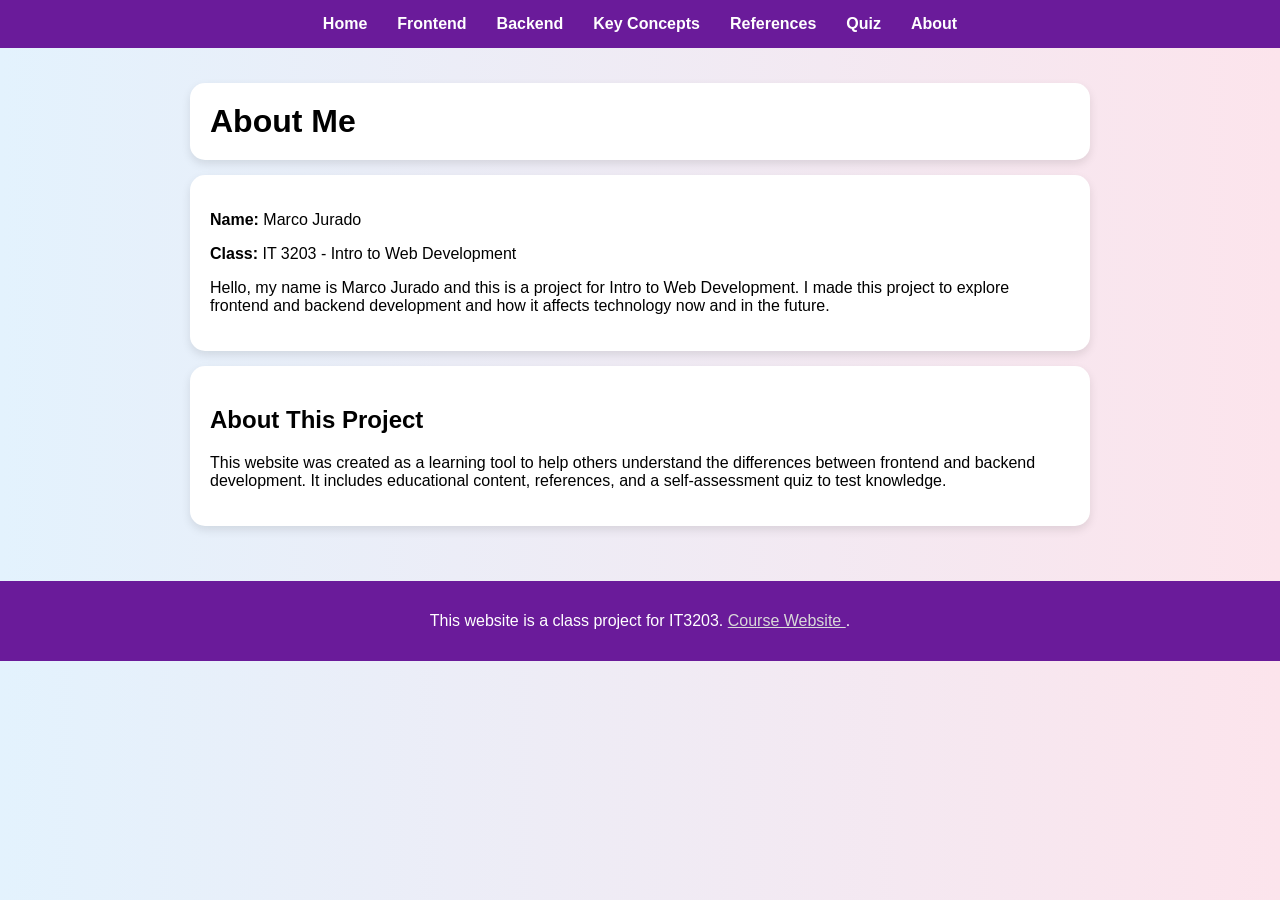
<file: about.html>
<!DOCTYPE html>
<html lang="en">
<head>
  <meta charset="UTF-8">
  <title>About</title>
  <link rel="stylesheet" href="style.css">
  <meta name="viewport" content="width=device-width, initial-scale=1.0">
</head>

<body>

<nav>
  <ul>
    <li><a href="index.html">Home</a></li>
    <li><a href="frontend.html">Frontend</a></li>
    <li><a href="backend.html">Backend</a></li>
    <li><a href="concepts.html">Key Concepts</a></li>
    <li><a href="references.html">References</a></li>
    <li><a href="quiz.html">Quiz</a></li>
    <li><a href="about.html">About</a></li>
  </ul>
</nav>

<main class="container">

<h1>About Me</h1>

<section>
<p><strong>Name:</strong> Marco Jurado</p>
<p><strong>Class:</strong> IT 3203 - Intro to Web Development</p>
<p>
  Hello, my name is Marco Jurado and this is a project for Intro to Web Development. 
  I made this project to explore frontend and backend development and how it affects 
  technology now and in the future.
</p>
</section>

<section>
<h2>About This Project</h2>
<p>
  This website was created as a learning tool to help others understand the differences
  between frontend and backend development. It includes educational content, references,
  and a self-assessment quiz to test knowledge.
</p>
</section>


</main>

<footer>
  <p>This website is a class project for IT3203. 
    <a href="https://ksuweb.github.io/IT3203/" target="_blank" style="color:#d9d9d9; text-decoration:underline;">
      Course Website
    </a>.
  </p>
</footer>

</body>
</html>
</file>
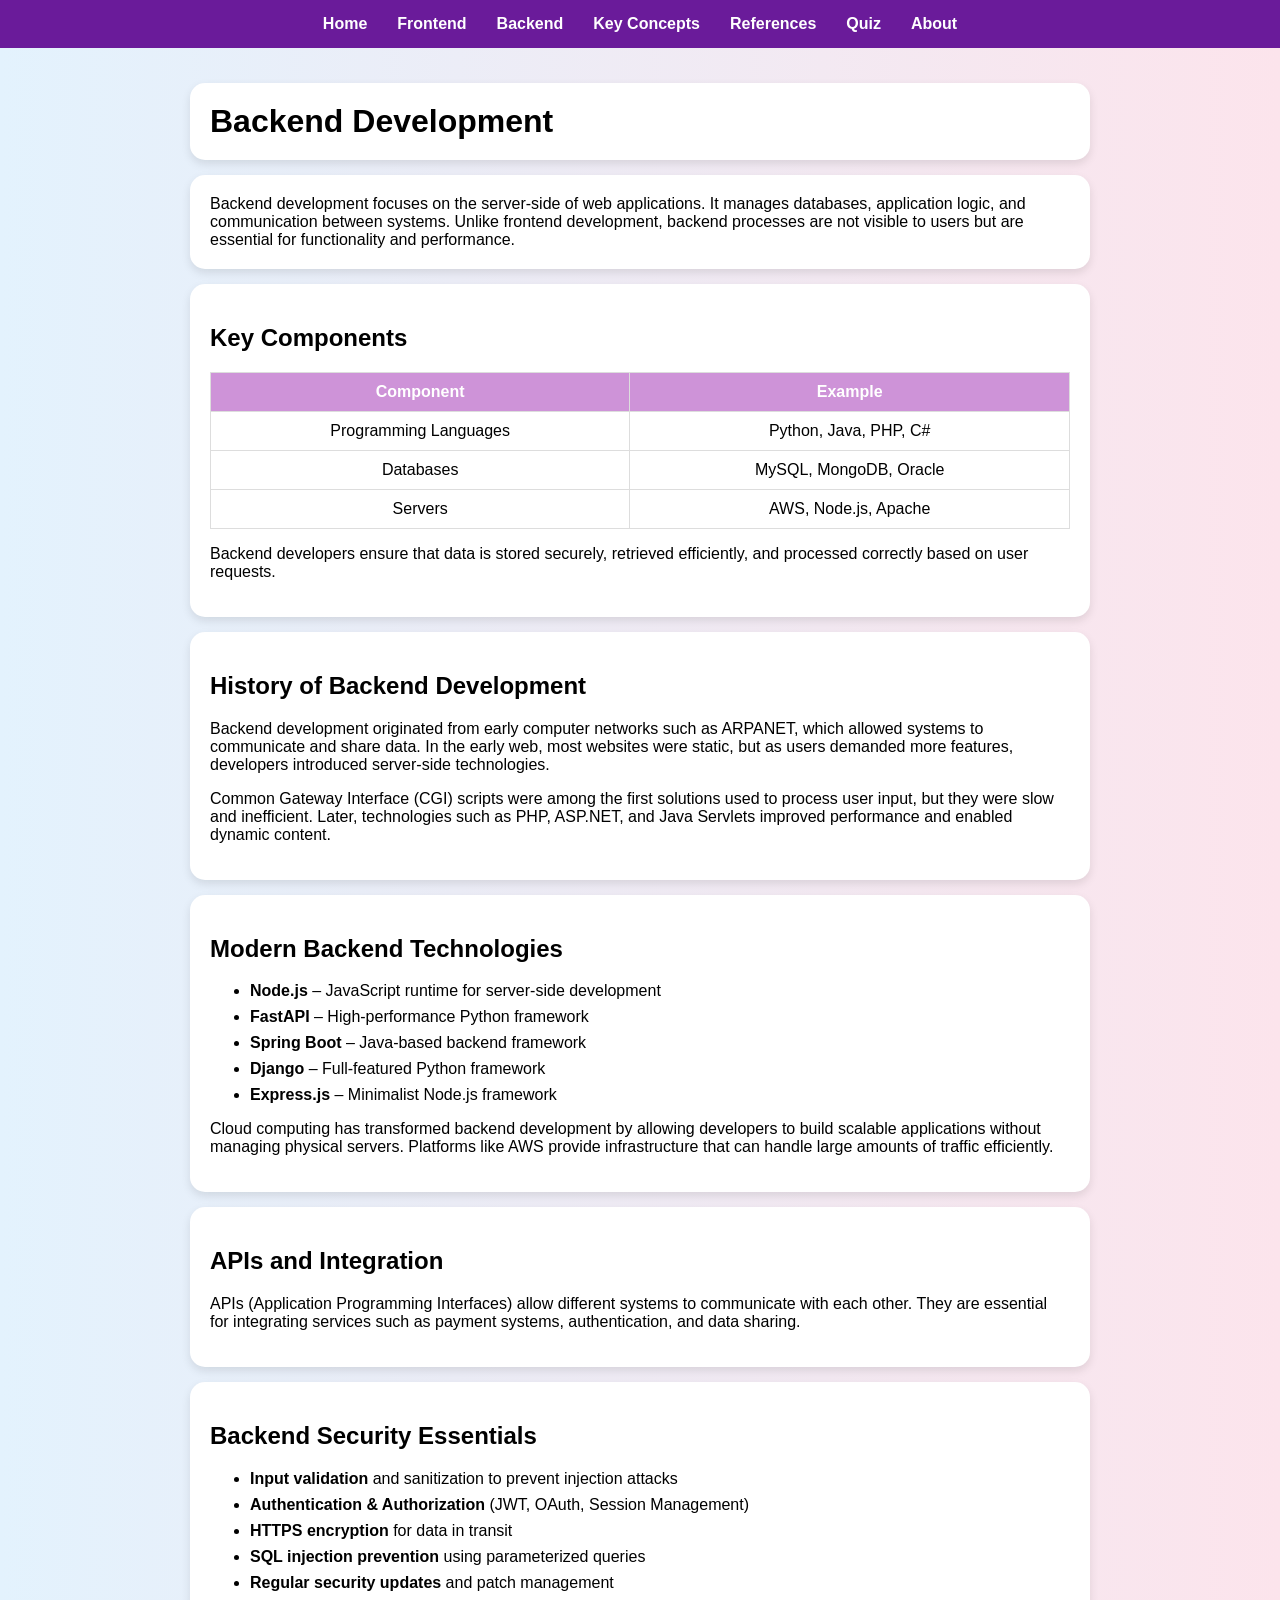
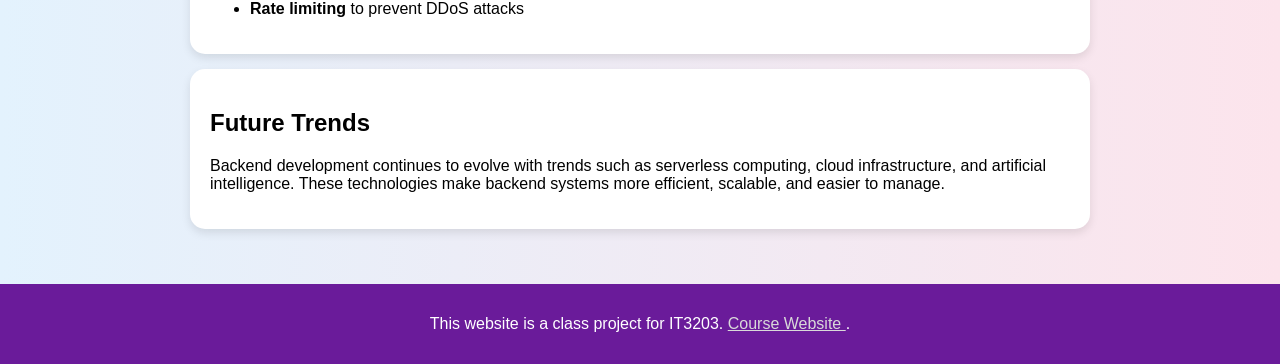
<file: backend.html>
<!DOCTYPE html>
<html lang="en">
<head>
  <meta charset="UTF-8">
  <title>Backend Development</title>
  <link rel="stylesheet" href="style.css">
  <meta name="viewport" content="width=device-width, initial-scale=1.0">
</head>

<body>

<nav>
  <ul>
    <li><a href="index.html">Home</a></li>
    <li><a href="frontend.html">Frontend</a></li>
    <li><a href="backend.html">Backend</a></li>
    <li><a href="concepts.html">Key Concepts</a></li>
    <li><a href="references.html">References</a></li>
    <li><a href="quiz.html">Quiz</a></li>
    <li><a href="about.html">About</a></li>
  </ul>
</nav>

<main class="container">

<h1>Backend Development</h1>

<p>
  Backend development focuses on the server-side of web applications. It manages databases, application logic, 
  and communication between systems. Unlike frontend development, backend processes are not visible to users 
  but are essential for functionality and performance.
</p>

<section>
<h2>Key Components</h2>

<table>
  <tr>
    <th>Component</th>
    <th>Example</th>
  </tr>
  <tr>
    <td>Programming Languages</td>
    <td>Python, Java, PHP, C#</td>
  </tr>
  <tr>
    <td>Databases</td>
    <td>MySQL, MongoDB, Oracle</td>
  </tr>
  <tr>
    <td>Servers</td>
    <td>AWS, Node.js, Apache</td>
  </tr>
</table>

<p>
  Backend developers ensure that data is stored securely, retrieved efficiently, and processed correctly 
  based on user requests.
</p>
</section>

<section>
<h2>History of Backend Development</h2>

<p>
  Backend development originated from early computer networks such as ARPANET, which allowed systems to 
  communicate and share data. In the early web, most websites were static, but as users demanded more features, 
  developers introduced server-side technologies.
</p>

<p>
  Common Gateway Interface (CGI) scripts were among the first solutions used to process user input, but they were 
  slow and inefficient. Later, technologies such as PHP, ASP.NET, and Java Servlets improved performance and 
  enabled dynamic content.
</p>
</section>

<section>
<h2>Modern Backend Technologies</h2>

<ul>
  <li><strong>Node.js</strong> – JavaScript runtime for server-side development</li>
  <li><strong>FastAPI</strong> – High-performance Python framework</li>
  <li><strong>Spring Boot</strong> – Java-based backend framework</li>
  <li><strong>Django</strong> – Full-featured Python framework</li>
  <li><strong>Express.js</strong> – Minimalist Node.js framework</li>
</ul>

<p>
  Cloud computing has transformed backend development by allowing developers to build scalable applications 
  without managing physical servers. Platforms like AWS provide infrastructure that can handle large amounts 
  of traffic efficiently.
</p>
</section>

<section>
<h2>APIs and Integration</h2>

<p>
  APIs (Application Programming Interfaces) allow different systems to communicate with each other. 
  They are essential for integrating services such as payment systems, authentication, and data sharing.
</p>
</section>

<section>
<h2>Backend Security Essentials</h2>
<ul>
  <li><strong>Input validation</strong> and sanitization to prevent injection attacks</li>
  <li><strong>Authentication & Authorization</strong> (JWT, OAuth, Session Management)</li>
  <li><strong>HTTPS encryption</strong> for data in transit</li>
  <li><strong>SQL injection prevention</strong> using parameterized queries</li>
  <li><strong>Regular security updates</strong> and patch management</li>
  <li><strong>Rate limiting</strong> to prevent DDoS attacks</li>
</ul>
</section>

<section>
<h2>Future Trends</h2>

<p>
  Backend development continues to evolve with trends such as serverless computing, cloud infrastructure, 
  and artificial intelligence. These technologies make backend systems more efficient, scalable, and easier to manage.
</p>
</section>

</main>

<footer>
  <p>This website is a class project for IT3203. 
    <a href="https://ksuweb.github.io/IT3203/" target="_blank" style="color:#d9d9d9; text-decoration:underline;">
      Course Website
    </a>.
  </p>
</footer>

</body>
</html>
</file>
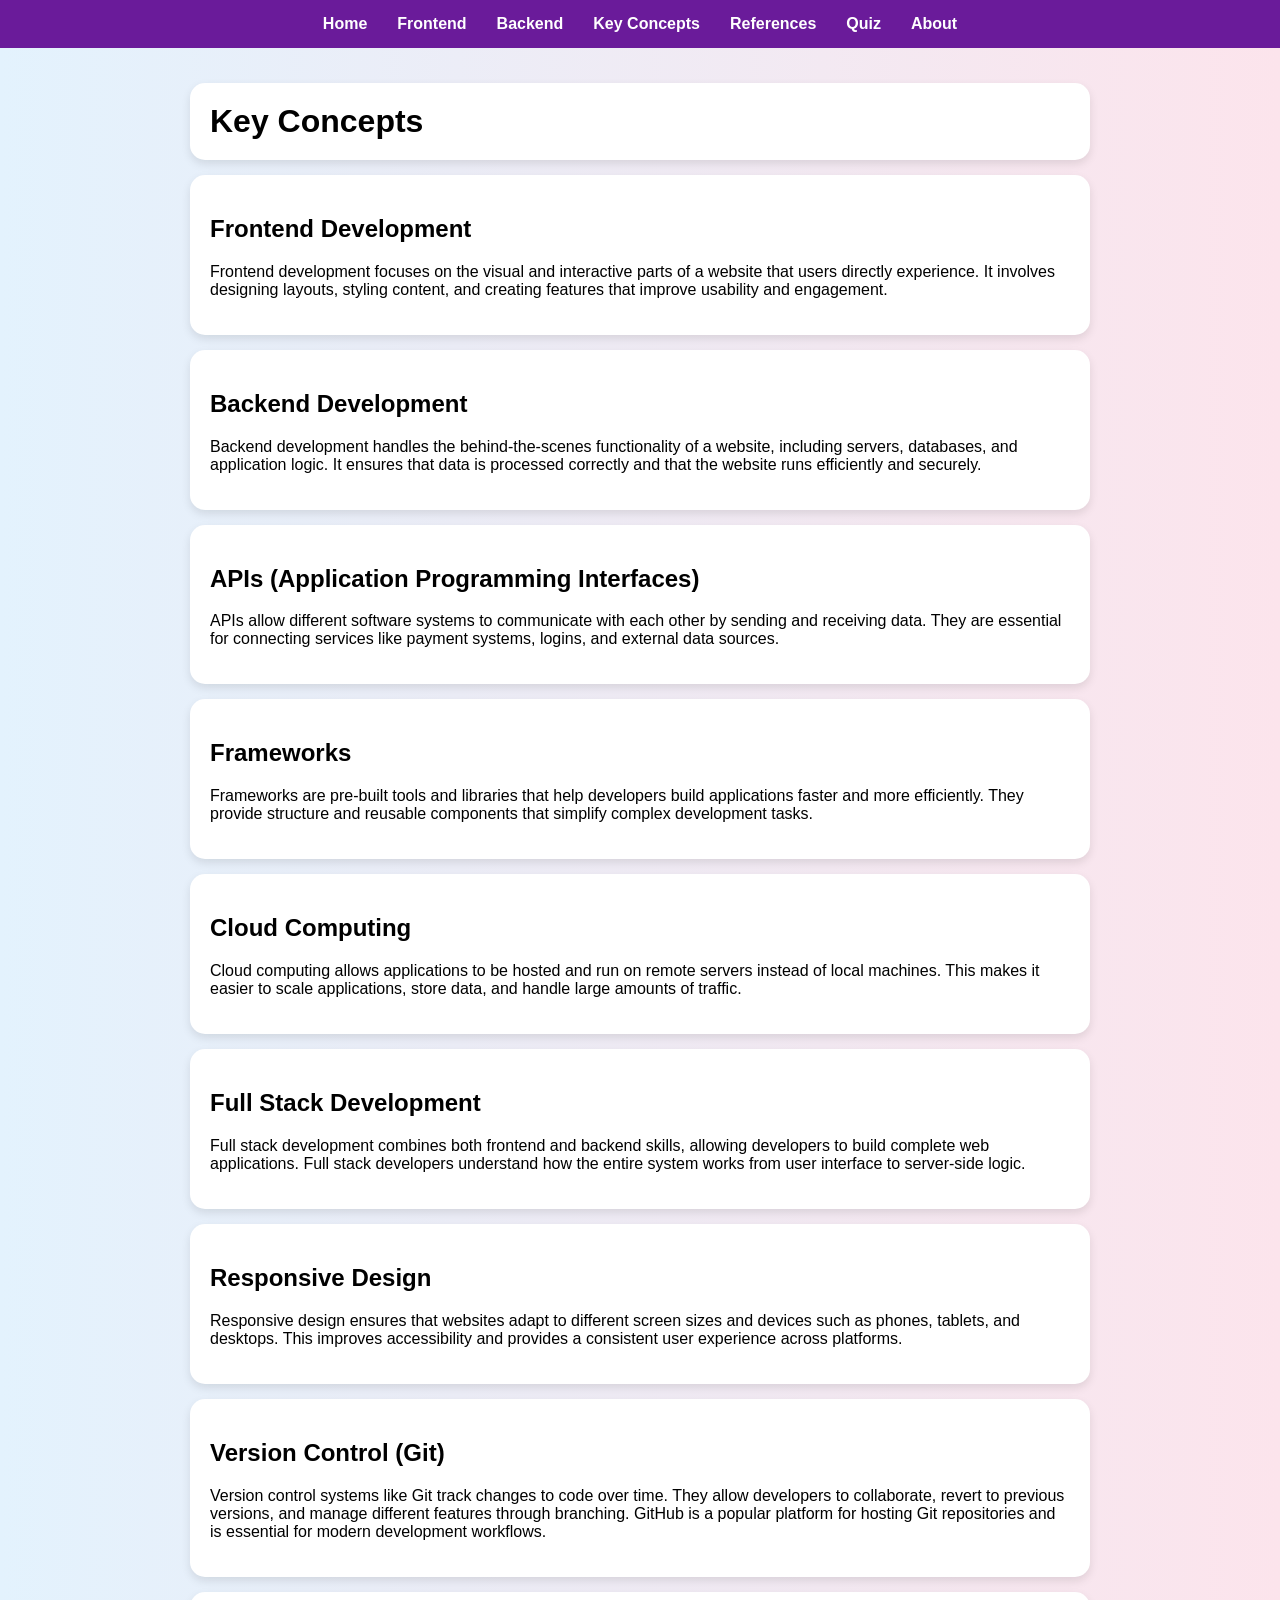
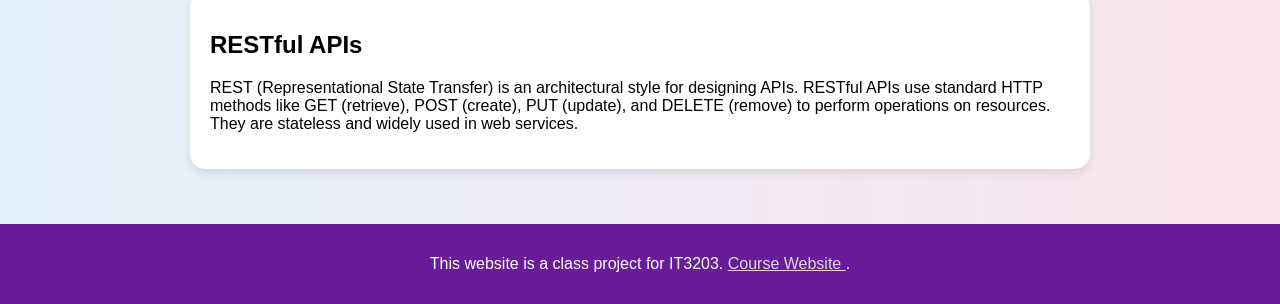
<file: concepts.html>
<!DOCTYPE html>
<html lang="en">
<head>
  <meta charset="UTF-8">
  <title>Key Concepts</title>
  <link rel="stylesheet" href="style.css">
  <meta name="viewport" content="width=device-width, initial-scale=1.0">
</head>

<body>

<nav>
  <ul>
    <li><a href="index.html">Home</a></li>
    <li><a href="frontend.html">Frontend</a></li>
    <li><a href="backend.html">Backend</a></li>
    <li><a href="concepts.html">Key Concepts</a></li>
    <li><a href="references.html">References</a></li>
    <li><a href="quiz.html">Quiz</a></li>
    <li><a href="about.html">About</a></li>
  </ul>
</nav>

<main class="container">

<h1>Key Concepts</h1>

<section>
<h2>Frontend Development</h2>
<p>
  Frontend development focuses on the visual and interactive parts of a website that users directly experience. 
  It involves designing layouts, styling content, and creating features that improve usability and engagement.
</p>
</section>

<section>
<h2>Backend Development</h2>
<p>
  Backend development handles the behind-the-scenes functionality of a website, including servers, databases, 
  and application logic. It ensures that data is processed correctly and that the website runs efficiently and securely.
</p>
</section>

<section>
<h2>APIs (Application Programming Interfaces)</h2>
<p>
  APIs allow different software systems to communicate with each other by sending and receiving data. 
  They are essential for connecting services like payment systems, logins, and external data sources.
</p>
</section>

<section>
<h2>Frameworks</h2>
<p>
  Frameworks are pre-built tools and libraries that help developers build applications faster and more efficiently. 
  They provide structure and reusable components that simplify complex development tasks.
</p>
</section>

<section>
<h2>Cloud Computing</h2>
<p>
  Cloud computing allows applications to be hosted and run on remote servers instead of local machines. 
  This makes it easier to scale applications, store data, and handle large amounts of traffic.
</p>
</section>

<section>
<h2>Full Stack Development</h2>
<p>
  Full stack development combines both frontend and backend skills, allowing developers to build complete web applications. 
  Full stack developers understand how the entire system works from user interface to server-side logic.
</p>
</section>

<section>
<h2>Responsive Design</h2>
<p>
  Responsive design ensures that websites adapt to different screen sizes and devices such as phones, tablets, and desktops. 
  This improves accessibility and provides a consistent user experience across platforms.
</p>
</section>

<section>
<h2>Version Control (Git)</h2>
<p>
  Version control systems like Git track changes to code over time. They allow developers to collaborate,
  revert to previous versions, and manage different features through branching. GitHub is a popular
  platform for hosting Git repositories and is essential for modern development workflows.
</p>
</section>

<section>
<h2>RESTful APIs</h2>
<p>
  REST (Representational State Transfer) is an architectural style for designing APIs. RESTful APIs use
  standard HTTP methods like GET (retrieve), POST (create), PUT (update), and DELETE (remove) to perform 
  operations on resources. They are stateless and widely used in web services.
</p>
</section>

</main>

<footer>
  <p>This website is a class project for IT3203. 
    <a href="https://ksuweb.github.io/IT3203/" target="_blank" style="color:#d9d9d9; text-decoration:underline;">
      Course Website
    </a>.
  </p>
</footer>

</body>
</html>
</file>
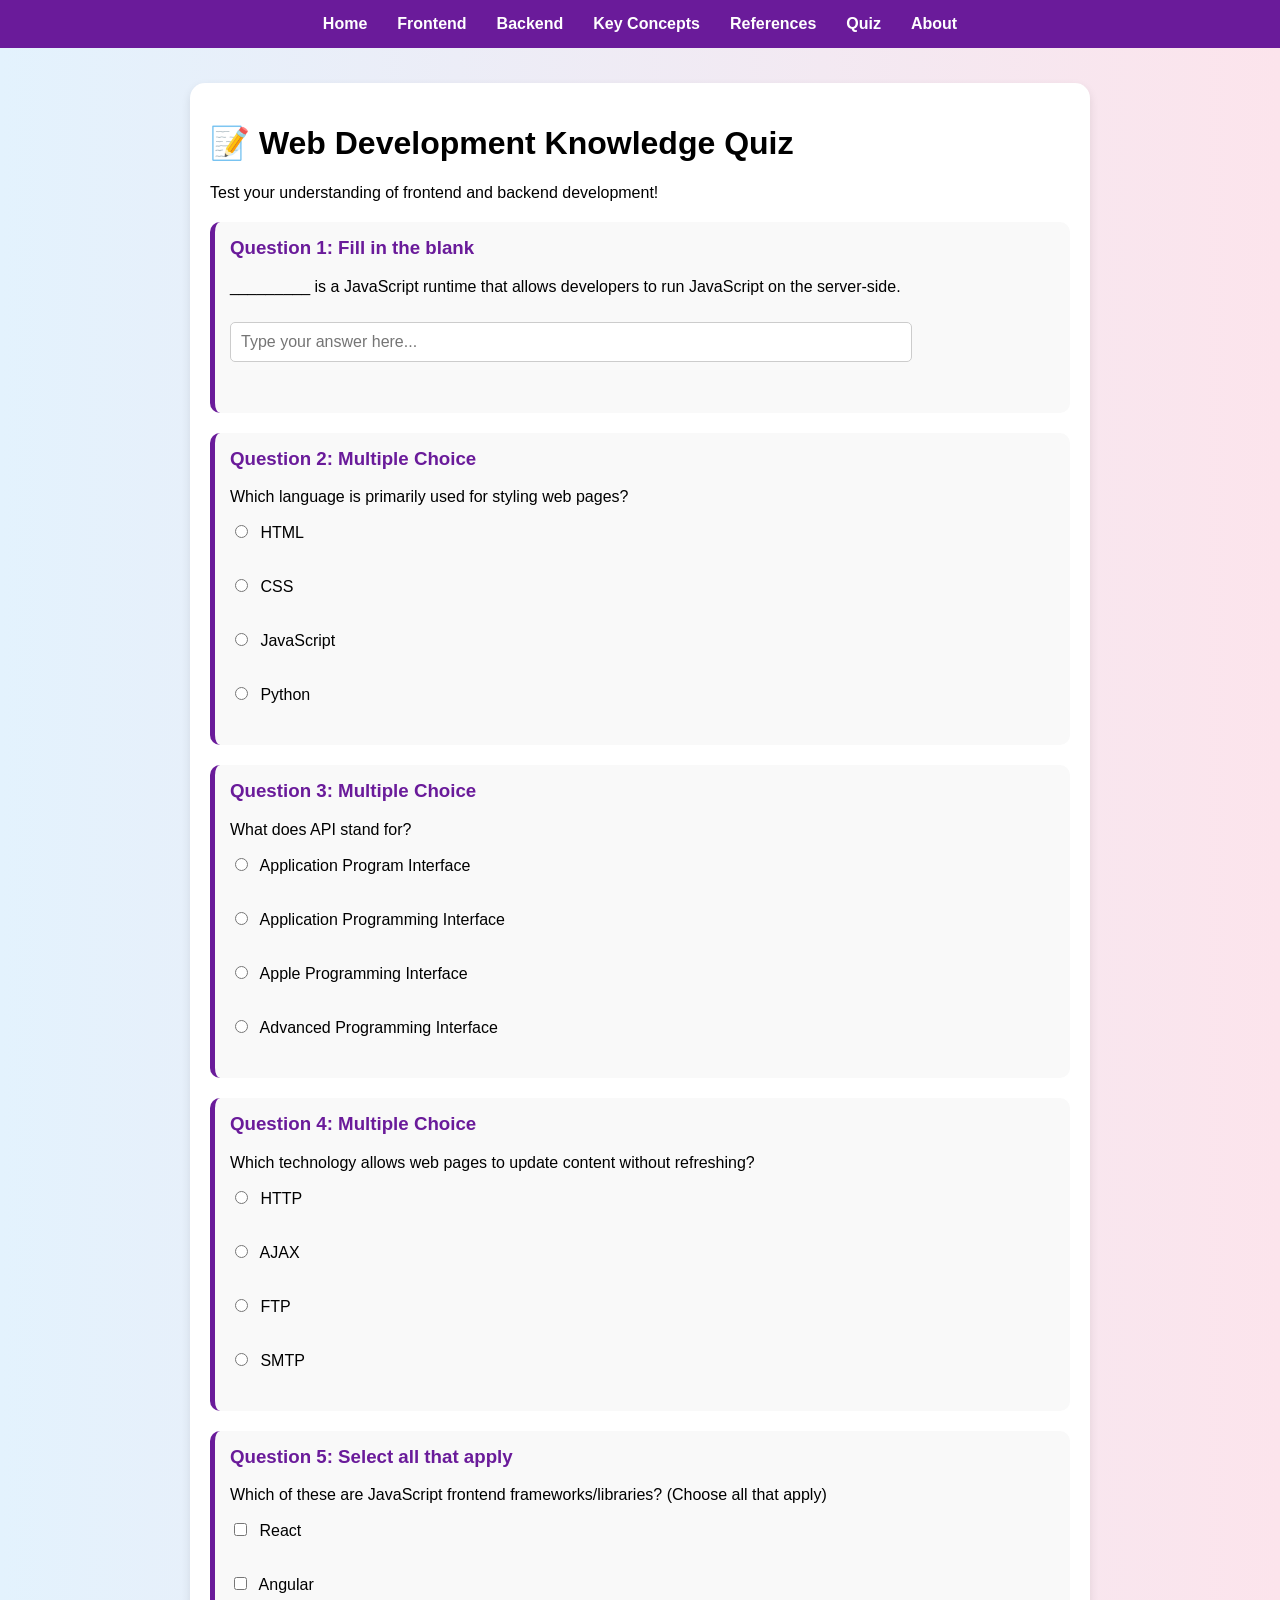
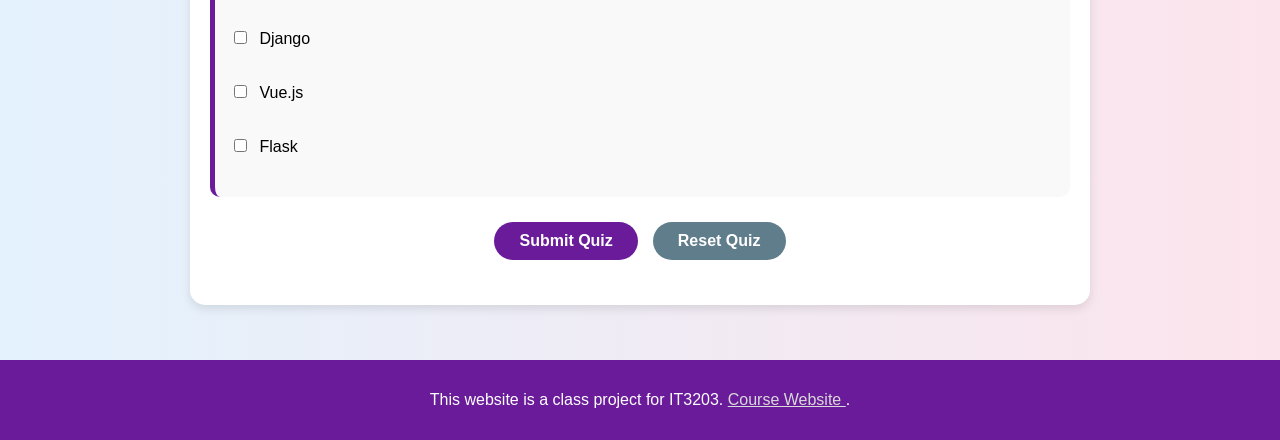
<file: deepseek_html_20260422_61e4cc.html>
<!DOCTYPE html>
<html lang="en">
<head>
  <meta charset="UTF-8">
  <title>Web Development Quiz</title>
  <link rel="stylesheet" href="style.css">
  <meta name="viewport" content="width=device-width, initial-scale=1.0">
</head>
<body>

<nav>
  <ul>
    <li><a href="index.html">Home</a></li>
    <li><a href="frontend.html">Frontend</a></li>
    <li><a href="backend.html">Backend</a></li>
    <li><a href="concepts.html">Key Concepts</a></li>
    <li><a href="references.html">References</a></li>
    <li><a href="quiz.html">Quiz</a></li>
    <li><a href="about.html">About</a></li>
  </ul>
</nav>

<div class="container">
  <div class="quiz-wrapper">
    <h1>📝 Web Development Knowledge Quiz</h1>
    <p>Test your understanding of frontend and backend development!</p>

    <!-- Quiz Form -->
    <form id="quizForm">
      <!-- Question 1: Fill-in-the-blank -->
      <div class="quiz-question">
        <h3>Question 1: Fill in the blank</h3>
        <p>_________ is a JavaScript runtime that allows developers to run JavaScript on the server-side.</p>
        <input type="text" id="q1" class="quiz-input" placeholder="Type your answer here...">
        <div class="quiz-feedback" id="fb1"></div>
      </div>

      <!-- Question 2: Multiple Choice -->
      <div class="quiz-question">
        <h3>Question 2: Multiple Choice</h3>
        <p>Which language is primarily used for styling web pages?</p>
        <label><input type="radio" name="q2" value="html"> HTML</label><br>
        <label><input type="radio" name="q2" value="css"> CSS</label><br>
        <label><input type="radio" name="q2" value="js"> JavaScript</label><br>
        <label><input type="radio" name="q2" value="py"> Python</label>
        <div class="quiz-feedback" id="fb2"></div>
      </div>

      <!-- Question 3: Multiple Choice -->
      <div class="quiz-question">
        <h3>Question 3: Multiple Choice</h3>
        <p>What does API stand for?</p>
        <label><input type="radio" name="q3" value="wrong1"> Application Program Interface</label><br>
        <label><input type="radio" name="q3" value="correct"> Application Programming Interface</label><br>
        <label><input type="radio" name="q3" value="wrong2"> Apple Programming Interface</label><br>
        <label><input type="radio" name="q3" value="wrong3"> Advanced Programming Interface</label>
        <div class="quiz-feedback" id="fb3"></div>
      </div>

      <!-- Question 4: Multiple Choice -->
      <div class="quiz-question">
        <h3>Question 4: Multiple Choice</h3>
        <p>Which technology allows web pages to update content without refreshing?</p>
        <label><input type="radio" name="q4" value="http"> HTTP</label><br>
        <label><input type="radio" name="q4" value="correct"> AJAX</label><br>
        <label><input type="radio" name="q4" value="ftp"> FTP</label><br>
        <label><input type="radio" name="q4" value="smtp"> SMTP</label>
        <div class="quiz-feedback" id="fb4"></div>
      </div>

      <!-- Question 5: Multi-selection (Checkboxes) -->
      <div class="quiz-question">
        <h3>Question 5: Select all that apply</h3>
        <p>Which of these are JavaScript frontend frameworks/libraries? (Choose all that apply)</p>
        <label><input type="checkbox" name="q5" value="react"> React</label><br>
        <label><input type="checkbox" name="q5" value="angular"> Angular</label><br>
        <label><input type="checkbox" name="q5" value="django"> Django</label><br>
        <label><input type="checkbox" name="q5" value="vue"> Vue.js</label><br>
        <label><input type="checkbox" name="q5" value="flask"> Flask</label>
        <div class="quiz-feedback" id="fb5"></div>
      </div>

      <!-- Buttons -->
      <div class="quiz-buttons">
        <button type="button" id="submitBtn">Submit Quiz</button>
        <button type="button" id="resetBtn">Reset Quiz</button>
      </div>
    </form>

    <!-- Results Area -->
    <div id="quizResults" style="display:none;">
      <h2>Quiz Results</h2>
      <div id="passFail"></div>
      <div id="scoreDisplay"></div>
      <div id="detailedResults"></div>
    </div>
  </div>
</div>

<footer>
  <p>This website is a class project for IT3203. 
    <a href="https://ksuweb.github.io/IT3203/" target="_blank" style="color:#d9d9d9; text-decoration:underline;">
      Course Website
    </a>.
  </p>
</footer>

<script>
  // Correct answers
  const ANSWERS = {
    q1: "node.js",
    q2: "css",
    q3: "correct",
    q4: "correct",
    q5: ["react", "angular", "vue"]
  };

  // Normalize answer (lowercase, trim)
  function normalizeAnswer(ans) {
    return ans.trim().toLowerCase();
  }

  // Check fill-in-blank (accepts node.js, nodejs, node)
  function checkFillBlank(userAns) {
    let normalized = normalizeAnswer(userAns);
    return normalized === "node.js" || normalized === "nodejs" || normalized === "node js" || normalized === "node";
  }

  // Display feedback for each question
  function showFeedback(questionId, isCorrect, userAnswer, correctAnswer) {
    let fbDiv = document.getElementById(questionId);
    if (isCorrect) {
      fbDiv.innerHTML = "✓ Correct!";
      fbDiv.style.color = "#2e7d32";
      fbDiv.style.background = "#e8f5e9";
    } else {
      fbDiv.innerHTML = "✗ Incorrect. Your answer: \"" + userAnswer + "\". Correct: " + correctAnswer;
      fbDiv.style.color = "#c62828";
      fbDiv.style.background = "#ffebee";
    }
  }

  // Submit quiz function
  function submitQuiz() {
    let total = 0;
    let maxScore = 5;
    let results = [];

    // Q1: Fill in blank
    let q1Ans = document.getElementById('q1').value;
    let q1Correct = checkFillBlank(q1Ans);
    if (q1Correct) total++;
    showFeedback('fb1', q1Correct, q1Ans || "(blank)", "Node.js");
    results.push({
      num: 1,
      type: "Fill in blank",
      user: q1Ans || "(blank)",
      correct: "Node.js",
      pass: q1Correct
    });

    // Q2: Multiple choice
    let q2Selected = document.querySelector('input[name="q2"]:checked');
    let q2Ans = q2Selected ? q2Selected.value : null;
    let q2Correct = (q2Ans === ANSWERS.q2);
    if (q2Correct) total++;
    showFeedback('fb2', q2Correct, q2Ans ? q2Ans.toUpperCase() : "(not selected)", "CSS");
    results.push({
      num: 2,
      type: "Multiple Choice",
      user: q2Ans ? q2Ans.toUpperCase() : "(not selected)",
      correct: "CSS",
      pass: q2Correct
    });

    // Q3: Multiple choice
    let q3Selected = document.querySelector('input[name="q3"]:checked');
    let q3Ans = q3Selected ? q3Selected.value : null;
    let q3Correct = (q3Ans === ANSWERS.q3);
    if (q3Correct) total++;
    showFeedback('fb3', q3Correct, q3Ans === "correct" ? "Application Programming Interface" : (q3Ans || "(not selected)"), "Application Programming Interface");
    results.push({
      num: 3,
      type: "Multiple Choice",
      user: q3Ans === "correct" ? "Application Programming Interface" : (q3Ans || "(not selected)"),
      correct: "Application Programming Interface",
      pass: q3Correct
    });

    // Q4: Multiple choice
    let q4Selected = document.querySelector('input[name="q4"]:checked');
    let q4Ans = q4Selected ? q4Selected.value : null;
    let q4Correct = (q4Ans === ANSWERS.q4);
    if (q4Correct) total++;
    showFeedback('fb4', q4Correct, q4Ans ? q4Ans.toUpperCase() : "(not selected)", "AJAX");
    results.push({
      num: 4,
      type: "Multiple Choice",
      user: q4Ans ? q4Ans.toUpperCase() : "(not selected)",
      correct: "AJAX",
      pass: q4Correct
    });

    // Q5: Multi-select
    let q5Checked = document.querySelectorAll('input[name="q5"]:checked');
    let q5Answers = Array.from(q5Checked).map(cb => cb.value);
    let q5Correct = (q5Answers.length === ANSWERS.q5.length && ANSWERS.q5.every(ans => q5Answers.includes(ans)));
    if (q5Correct) total++;
    let q5UserDisplay = q5Answers.length ? q5Answers.join(", ") : "(none selected)";
    showFeedback('fb5', q5Correct, q5UserDisplay, ANSWERS.q5.join(", "));
    results.push({
      num: 5,
      type: "Multi-Select",
      user: q5UserDisplay,
      correct: ANSWERS.q5.join(", "),
      pass: q5Correct
    });

    // Calculate percentage and pass/fail
    let percentage = (total / maxScore) * 100;
    let passed = percentage >= 60;

    // Show results section
    let resultsDiv = document.getElementById('quizResults');
    resultsDiv.style.display = "block";

    // Pass/Fail with color
    let passFailDiv = document.getElementById('passFail');
    if (passed) {
      passFailDiv.innerHTML = '<div style="background:#c8e6c9; color:#1b5e20; padding:15px; border-radius:10px; text-align:center; font-weight:bold;">✓ PASSED! You scored ' + percentage + '%</div>';
    } else {
      passFailDiv.innerHTML = '<div style="background:#ffcdd2; color:#b71c1c; padding:15px; border-radius:10px; text-align:center; font-weight:bold;">✗ FAILED. You scored ' + percentage + '%. Review and try again!</div>';
    }

    // Total score
    let scoreDiv = document.getElementById('scoreDisplay');
    scoreDiv.innerHTML = '<div style="text-align:center; padding:15px; background:white; border-radius:10px; margin:15px 0;"><strong>Total Score:</strong> <span style="font-size:1.8em; color:#6a1b9a;">' + total + '</span> / ' + maxScore + ' (' + percentage.toFixed(1) + '%)</div>';

    // Detailed results
    let detailedHtml = '<h3>Detailed Results</h3>';
    for (let i = 0; i < results.length; i++) {
      let r = results[i];
      let statusColor = r.pass ? "#4caf50" : "#f44336";
      let statusText = r.pass ? "✓ Correct" : "✗ Incorrect";
      detailedHtml += `
        <div style="border-left:5px solid ${statusColor}; background:white; padding:12px; margin-bottom:12px; border-radius:8px;">
          <strong>Question ${r.num} (${r.type}):</strong> <span style="color:${statusColor}">${statusText}</span><br>
          <strong>Your answer:</strong> ${r.user}<br>
          <strong>Correct answer:</strong> ${r.correct}
        </div>
      `;
    }
    document.getElementById('detailedResults').innerHTML = detailedHtml;

    // Scroll to results
    resultsDiv.scrollIntoView({ behavior: "smooth" });
  }

  // Reset quiz function
  function resetQuiz() {
    // Clear text input
    document.getElementById('q1').value = "";
    
    // Clear radio buttons
    let radios = document.querySelectorAll('input[type="radio"]');
    radios.forEach(radio => radio.checked = false);
    
    // Clear checkboxes
    let checkboxes = document.querySelectorAll('input[type="checkbox"]');
    checkboxes.forEach(cb => cb.checked = false);
    
    // Clear all feedback
    for (let i = 1; i <= 5; i++) {
      let fb = document.getElementById('fb' + i);
      fb.innerHTML = "";
      fb.style.color = "";
      fb.style.background = "";
    }
    
    // Hide results
    document.getElementById('quizResults').style.display = "none";
    
    // Clear results content
    document.getElementById('passFail').innerHTML = "";
    document.getElementById('scoreDisplay').innerHTML = "";
    document.getElementById('detailedResults').innerHTML = "";
    
    // Scroll to top
    window.scrollTo({ top: 0, behavior: "smooth" });
  }

  // Event listeners
  document.getElementById('submitBtn').addEventListener('click', submitQuiz);
  document.getElementById('resetBtn').addEventListener('click', resetQuiz);
</script>

</body>
</html>
</file>
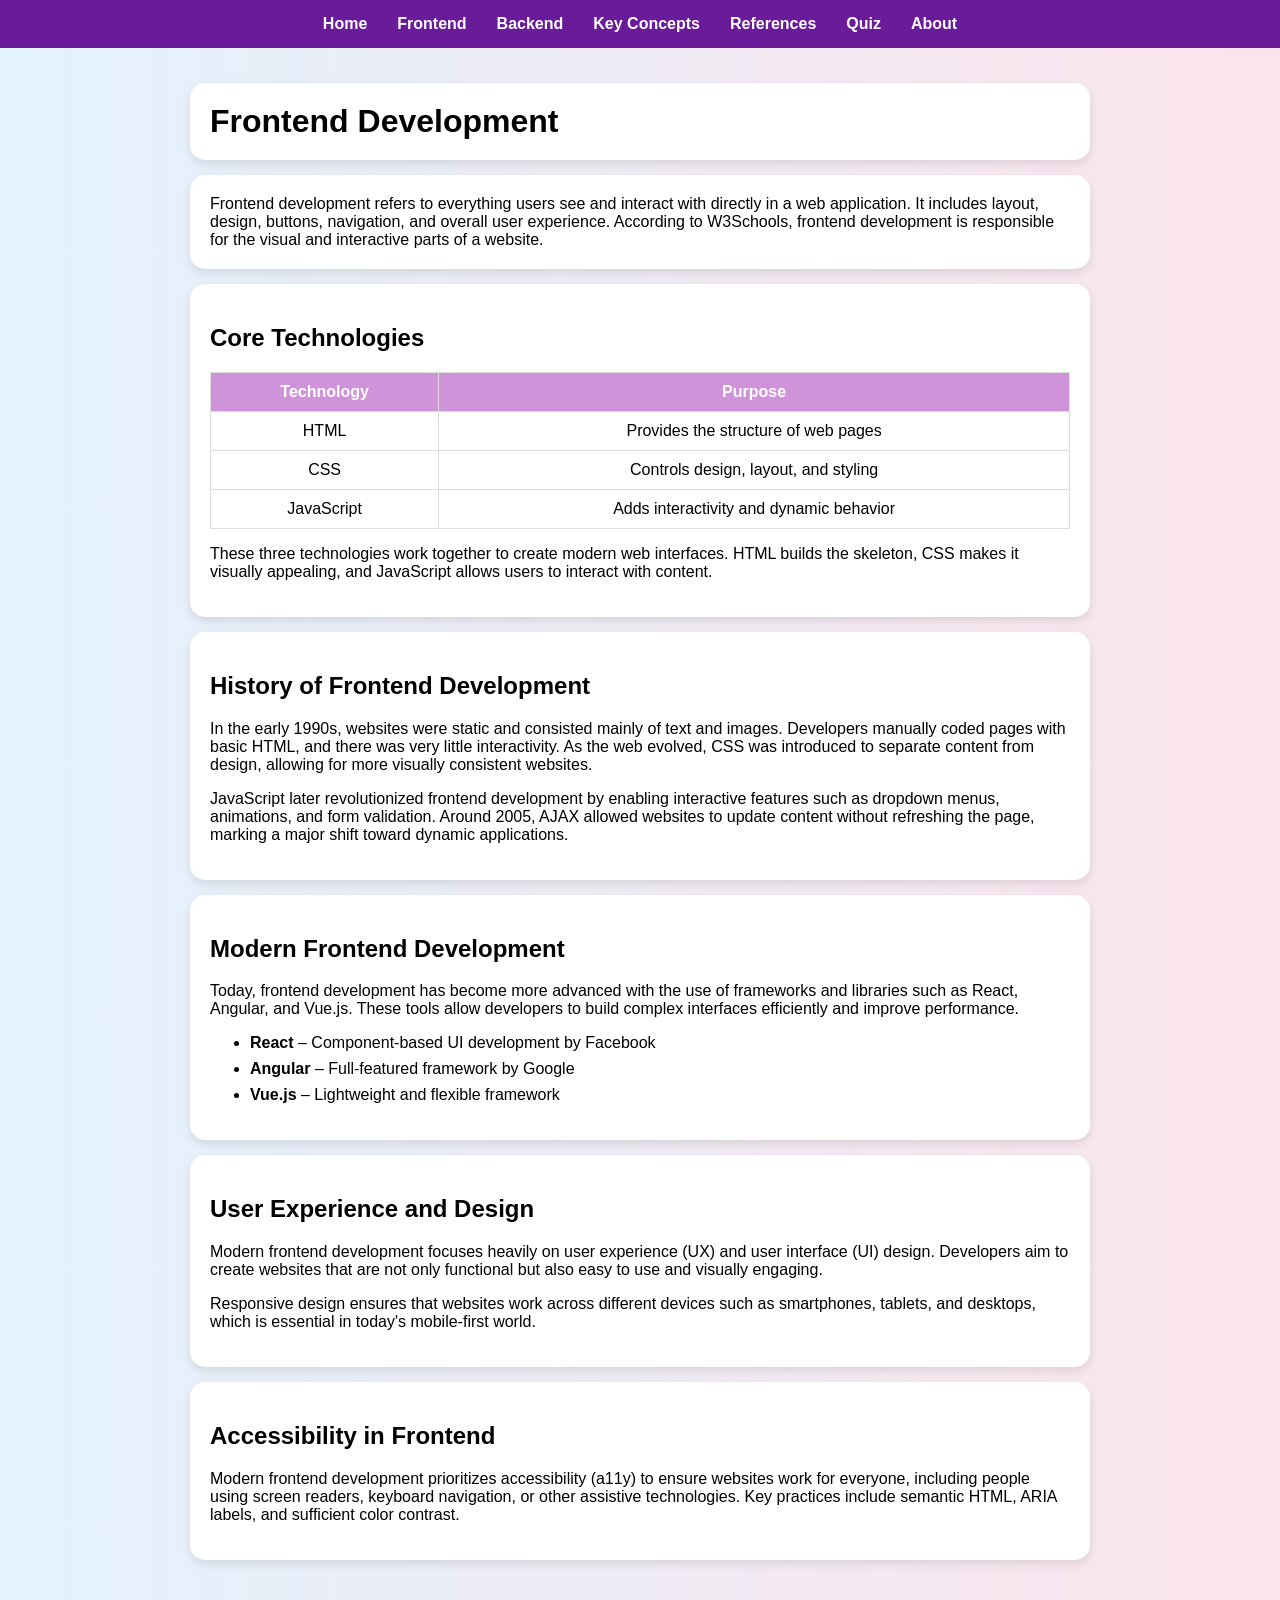
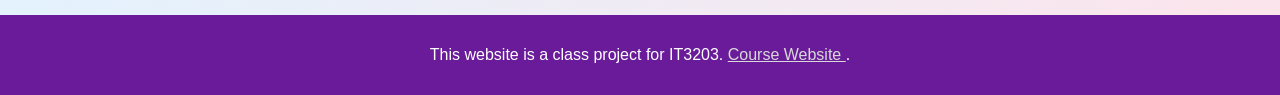
<file: frontend.html>
<!DOCTYPE html>
<html lang="en">
<head>
  <meta charset="UTF-8">
  <title>Frontend Development</title>
  <link rel="stylesheet" href="style.css">
  <meta name="viewport" content="width=device-width, initial-scale=1.0">
</head>

<body>

<nav>
  <ul>
    <li><a href="index.html">Home</a></li>
    <li><a href="frontend.html">Frontend</a></li>
    <li><a href="backend.html">Backend</a></li>
    <li><a href="concepts.html">Key Concepts</a></li>
    <li><a href="references.html">References</a></li>
    <li><a href="quiz.html">Quiz</a></li>
    <li><a href="about.html">About</a></li>
  </ul>
</nav>

<main class="container">

<h1>Frontend Development</h1>

<p>
  Frontend development refers to everything users see and interact with directly in a web application. 
  It includes layout, design, buttons, navigation, and overall user experience. According to W3Schools, 
  frontend development is responsible for the visual and interactive parts of a website.
</p>

<section>
<h2>Core Technologies</h2>
<table>
  <tr>
    <th>Technology</th>
    <th>Purpose</th>
  </tr>
  <tr>
    <td>HTML</td>
    <td>Provides the structure of web pages</td>
  </tr>
  <tr>
    <td>CSS</td>
    <td>Controls design, layout, and styling</td>
  </tr>
  <tr>
    <td>JavaScript</td>
    <td>Adds interactivity and dynamic behavior</td>
  </tr>
</table>

<p>
  These three technologies work together to create modern web interfaces. HTML builds the skeleton, 
  CSS makes it visually appealing, and JavaScript allows users to interact with content.
</p>
</section>

<section>
<h2>History of Frontend Development</h2>

<p>
  In the early 1990s, websites were static and consisted mainly of text and images. Developers manually 
  coded pages with basic HTML, and there was very little interactivity. As the web evolved, CSS was introduced 
  to separate content from design, allowing for more visually consistent websites.
</p>

<p>
  JavaScript later revolutionized frontend development by enabling interactive features such as dropdown menus, 
  animations, and form validation. Around 2005, AJAX allowed websites to update content without refreshing the page, 
  marking a major shift toward dynamic applications.
</p>
</section>

<section>
<h2>Modern Frontend Development</h2>

<p>
  Today, frontend development has become more advanced with the use of frameworks and libraries such as React, 
  Angular, and Vue.js. These tools allow developers to build complex interfaces efficiently and improve performance.
</p>

<ul>
  <li><strong>React</strong> – Component-based UI development by Facebook</li>
  <li><strong>Angular</strong> – Full-featured framework by Google</li>
  <li><strong>Vue.js</strong> – Lightweight and flexible framework</li>
</ul>
</section>

<section>
<h2>User Experience and Design</h2>

<p>
  Modern frontend development focuses heavily on user experience (UX) and user interface (UI) design. 
  Developers aim to create websites that are not only functional but also easy to use and visually engaging.
</p>

<p>
  Responsive design ensures that websites work across different devices such as smartphones, tablets, and desktops, 
  which is essential in today's mobile-first world.
</p>
</section>

<section>
<h2>Accessibility in Frontend</h2>
<p>
  Modern frontend development prioritizes accessibility (a11y) to ensure websites work for everyone,
  including people using screen readers, keyboard navigation, or other assistive technologies.
  Key practices include semantic HTML, ARIA labels, and sufficient color contrast.
</p>
</section>

</main>

<footer>
  <p>This website is a class project for IT3203. 
    <a href="https://ksuweb.github.io/IT3203/" target="_blank" style="color:#d9d9d9; text-decoration:underline;">
      Course Website
    </a>.
  </p>
</footer>

</body>
</html>
</file>
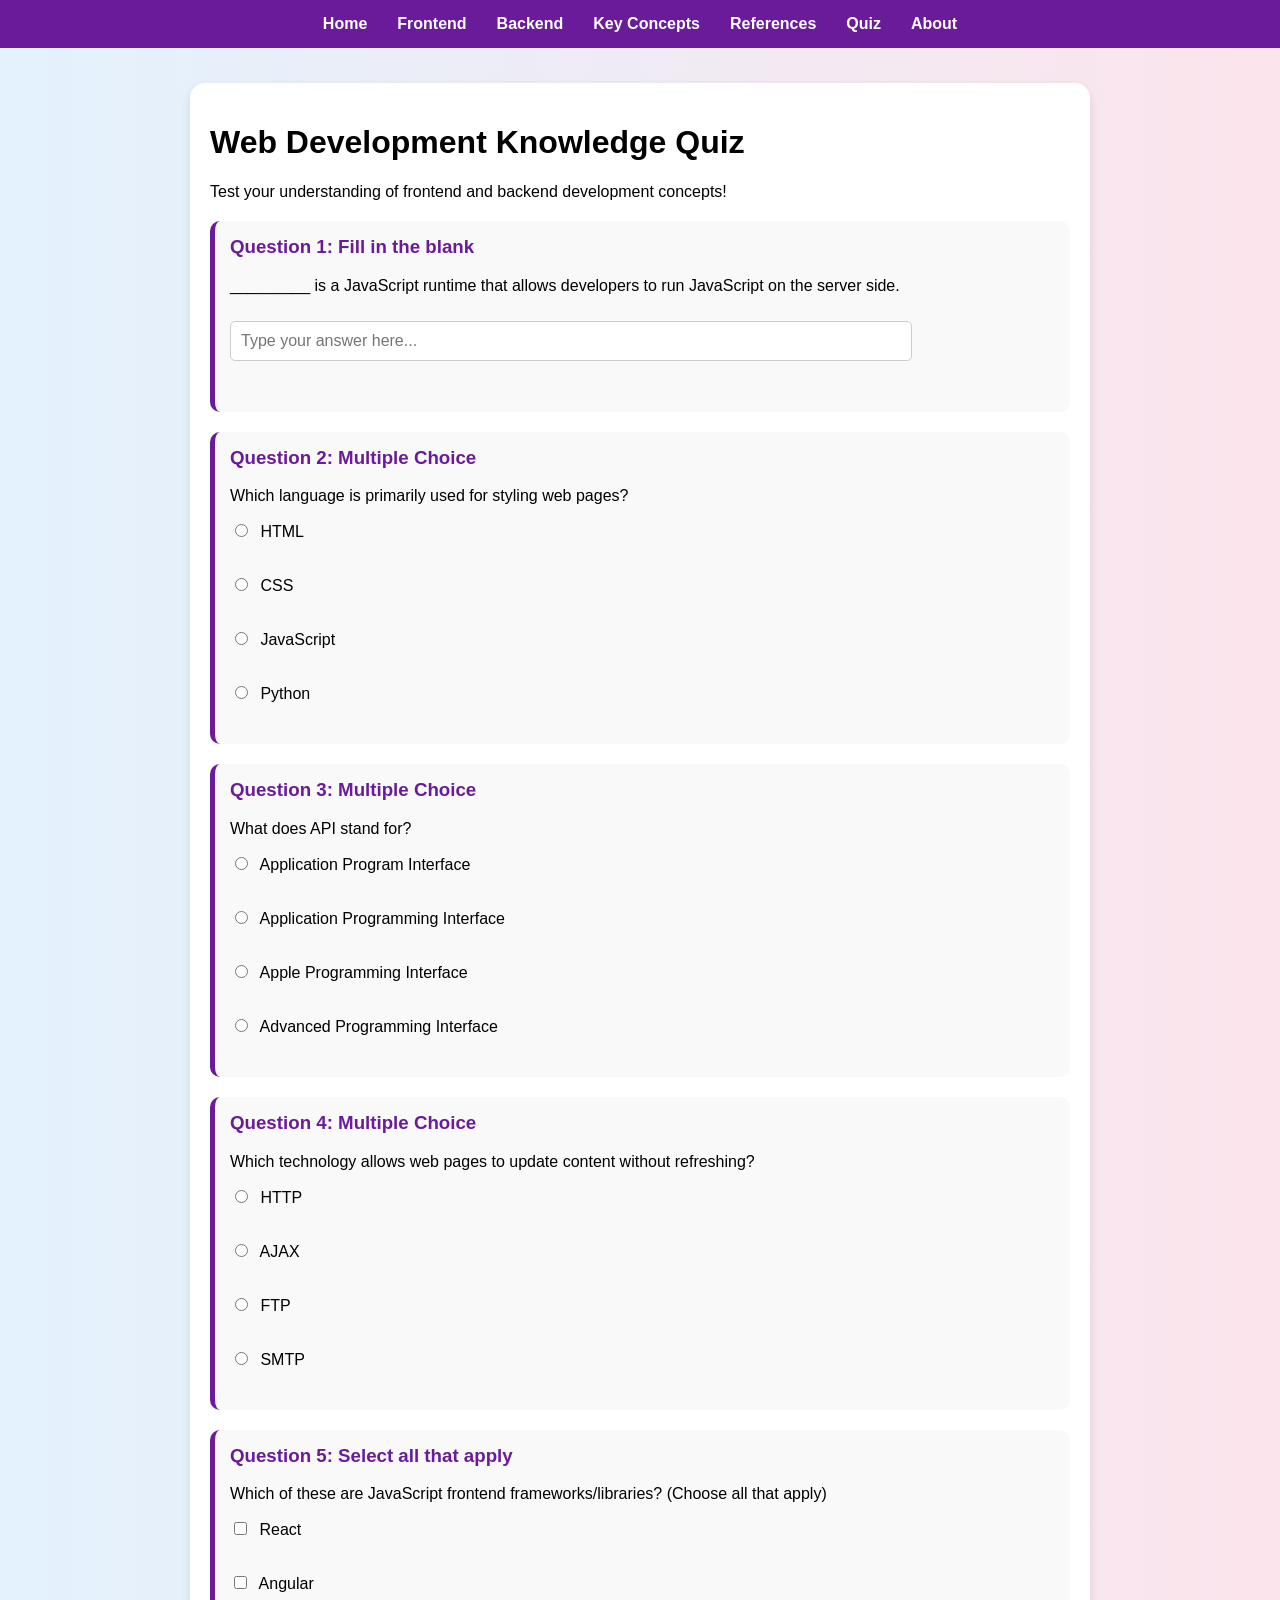
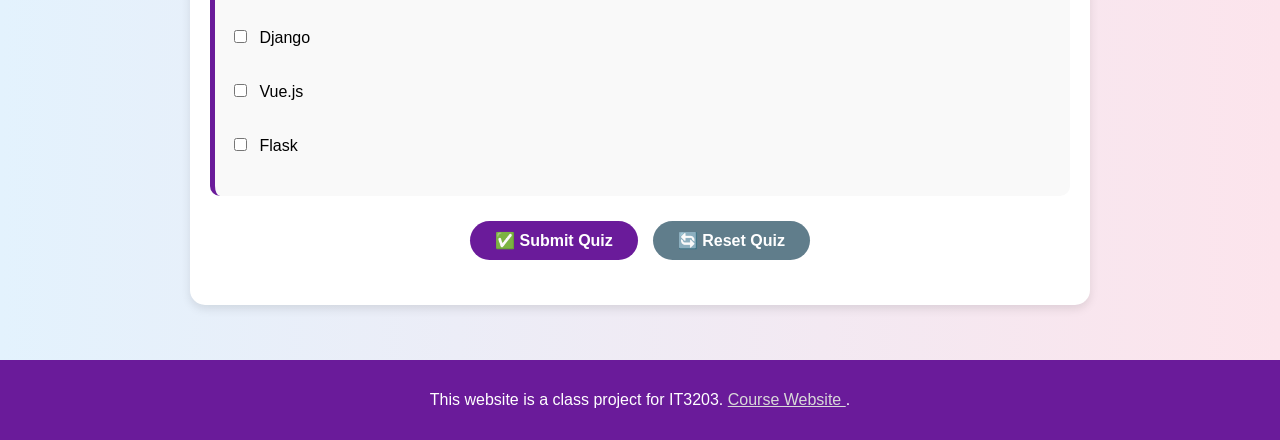
<file: quiz.html>
<!DOCTYPE html>
<html lang="en">
<head>
  <meta charset="UTF-8">
  <title>Web Development Quiz</title>
  <link rel="stylesheet" href="style.css">
  <meta name="viewport" content="width=device-width, initial-scale=1.0">
</head>
<body>

<nav>
  <ul>
    <li><a href="index.html">Home</a></li>
    <li><a href="frontend.html">Frontend</a></li>
    <li><a href="backend.html">Backend</a></li>
    <li><a href="concepts.html">Key Concepts</a></li>
    <li><a href="references.html">References</a></li>
    <li><a href="quiz.html">Quiz</a></li>
    <li><a href="about.html">About</a></li>
  </ul>
</nav>

<main class="container">
  <div class="quiz-wrapper">
    <h1>Web Development Knowledge Quiz</h1>
    <p>Test your understanding of frontend and backend development concepts!</p>

    
    <form id="quizForm">
      <!-- question 1 fill in the blank -->
      <div class="quiz-question">
        <h3>Question 1: Fill in the blank</h3>
        <p>_________ is a JavaScript runtime that allows developers to run JavaScript on the server side.</p>
        <input type="text" id="q1" class="quiz-input" placeholder="Type your answer here...">
        <div class="quiz-feedback" id="fb1"></div>
      </div>

      <!-- question 2 multiple choice -->
      <div class="quiz-question">
        <h3>Question 2: Multiple Choice</h3>
        <p>Which language is primarily used for styling web pages?</p>
        <label><input type="radio" name="q2" value="html"> HTML</label><br>
        <label><input type="radio" name="q2" value="css"> CSS</label><br>
        <label><input type="radio" name="q2" value="js"> JavaScript</label><br>
        <label><input type="radio" name="q2" value="py"> Python</label>
        <div class="quiz-feedback" id="fb2"></div>
      </div>

      <!-- question 3 multiple choice -->
      <div class="quiz-question">
        <h3>Question 3: Multiple Choice</h3>
        <p>What does API stand for?</p>
        <label><input type="radio" name="q3" value="wrong1"> Application Program Interface</label><br>
        <label><input type="radio" name="q3" value="correct"> Application Programming Interface</label><br>
        <label><input type="radio" name="q3" value="wrong2"> Apple Programming Interface</label><br>
        <label><input type="radio" name="q3" value="wrong3"> Advanced Programming Interface</label>
        <div class="quiz-feedback" id="fb3"></div>
      </div>

      <!-- Question 4 multiple choice -->
      <div class="quiz-question">
        <h3>Question 4: Multiple Choice</h3>
        <p>Which technology allows web pages to update content without refreshing?</p>
        <label><input type="radio" name="q4" value="http"> HTTP</label><br>
        <label><input type="radio" name="q4" value="correct"> AJAX</label><br>
        <label><input type="radio" name="q4" value="ftp"> FTP</label><br>
        <label><input type="radio" name="q4" value="smtp"> SMTP</label>
        <div class="quiz-feedback" id="fb4"></div>
      </div>

      <!-- question 5 checkbox -->
      <div class="quiz-question">
        <h3>Question 5: Select all that apply</h3>
        <p>Which of these are JavaScript frontend frameworks/libraries? (Choose all that apply)</p>
        <label><input type="checkbox" name="q5" value="react"> React</label><br>
        <label><input type="checkbox" name="q5" value="angular"> Angular</label><br>
        <label><input type="checkbox" name="q5" value="django"> Django</label><br>
        <label><input type="checkbox" name="q5" value="vue"> Vue.js</label><br>
        <label><input type="checkbox" name="q5" value="flask"> Flask</label>
        <div class="quiz-feedback" id="fb5"></div>
      </div>

      <!-- buttons -->
      <div class="quiz-buttons">
        <button type="button" id="submitBtn">✅ Submit Quiz</button>
        <button type="button" id="resetBtn">🔄 Reset Quiz</button>
      </div>
    </form>

    <!-- results -->
    <div id="quizResults" style="display:none;">
      <h2>Quiz Results</h2>
      <div id="passFail"></div>
      <div id="scoreDisplay"></div>
      <div id="detailedResults"></div>
    </div>
  </div>
</main>

<footer>
  <p>This website is a class project for IT3203. 
    <a href="https://ksuweb.github.io/IT3203/" target="_blank" style="color:#d9d9d9; text-decoration:underline;">
      Course Website
    </a>.
  </p>
</footer>

<script>
  const ANSWERS = {
    q1: "node.js",
    q2: "css",
    q3: "correct",
    q4: "correct",
    q5: ["react", "angular", "vue"]
  };

  
  // fix answers
  function normalizeAnswer(ans) {
    if (!ans) return "";
    return ans.trim().toLowerCase();
  }

  // fill in blank
  function checkFillBlank(userAns) {
    let normalized = normalizeAnswer(userAns);
    return normalized === "node.js" || normalized === "nodejs" || normalized === "node js" || normalized === "node";
  }

  // feedback for questions
  function showFeedback(questionId, isCorrect, userAnswer, correctAnswer) {
    let fbDiv = document.getElementById(questionId);
    if (isCorrect) {
      fbDiv.innerHTML = "✓ Correct! Good job.";
      fbDiv.style.color = "#2e7d32";
      fbDiv.style.background = "#e8f5e9";
    } else {
      fbDiv.innerHTML = "✗ Incorrect. Your answer: \"" + userAnswer + "\". Correct: " + correctAnswer;
      fbDiv.style.color = "#c62828";
      fbDiv.style.background = "#ffebee";
    }
  }

  function escapeHtml(str) {
    if (!str) return "";
    return str.replace(/[&<>]/g, function(m) {
      if (m === '&') return '&amp;';
      if (m === '<') return '&lt;';
      if (m === '>') return '&gt;';
      return m;
    });
  }

  function submitQuiz() {
    let total = 0;
    let maxScore = 5;
    let results = [];

    // ----- q1 
    let q1Ans = document.getElementById('q1').value;
    let q1Correct = checkFillBlank(q1Ans);
    if (q1Correct) total++;
    showFeedback('fb1', q1Correct, q1Ans || "(blank)", "Node.js");
    results.push({
      num: 1,
      type: "Fill in blank",
      user: q1Ans || "(blank)",
      correct: "Node.js",
      pass: q1Correct
    });

    // q2
    let q2Selected = document.querySelector('input[name="q2"]:checked');
    let q2Ans = q2Selected ? q2Selected.value : null;
    let q2Correct = (q2Ans === ANSWERS.q2);
    if (q2Correct) total++;
    showFeedback('fb2', q2Correct, q2Ans ? q2Ans.toUpperCase() : "(not selected)", "CSS");
    results.push({
      num: 2,
      type: "Multiple Choice",
      user: q2Ans ? q2Ans.toUpperCase() : "(not selected)",
      correct: "CSS",
      pass: q2Correct
    });

    // q3
    let q3Selected = document.querySelector('input[name="q3"]:checked');
    let q3Ans = q3Selected ? q3Selected.value : null;
    let q3Correct = (q3Ans === ANSWERS.q3);
    if (q3Correct) total++;
    let q3DisplayAnswer = "(not selected)";
    if (q3Ans === "correct") q3DisplayAnswer = "Application Programming Interface";
    else if (q3Ans === "wrong1") q3DisplayAnswer = "Application Program Interface";
    else if (q3Ans === "wrong2") q3DisplayAnswer = "Apple Programming Interface";
    else if (q3Ans === "wrong3") q3DisplayAnswer = "Advanced Programming Interface";
    showFeedback('fb3', q3Correct, q3DisplayAnswer, "Application Programming Interface");
    results.push({
      num: 3,
      type: "Multiple Choice",
      user: q3DisplayAnswer,
      correct: "Application Programming Interface",
      pass: q3Correct
    });

    // q4
    let q4Selected = document.querySelector('input[name="q4"]:checked');
    let q4Ans = q4Selected ? q4Selected.value : null;
    let q4Correct = (q4Ans === ANSWERS.q4);
    if (q4Correct) total++;
    showFeedback('fb4', q4Correct, q4Ans ? q4Ans.toUpperCase() : "(not selected)", "AJAX");
    results.push({
      num: 4,
      type: "Multiple Choice",
      user: q4Ans ? q4Ans.toUpperCase() : "(not selected)",
      correct: "AJAX",
      pass: q4Correct
    });

    // q5
    let q5Checked = document.querySelectorAll('input[name="q5"]:checked');
    let q5Answers = Array.from(q5Checked).map(cb => cb.value);
    let q5Correct = (q5Answers.length === ANSWERS.q5.length && ANSWERS.q5.every(ans => q5Answers.includes(ans)));
    if (q5Correct) total++;
    let q5UserDisplay = q5Answers.length ? q5Answers.join(", ") : "(none selected)";
    showFeedback('fb5', q5Correct, q5UserDisplay, ANSWERS.q5.join(", "));
    results.push({
      num: 5,
      type: "Multi-Select",
      user: q5UserDisplay,
      correct: ANSWERS.q5.join(", "),
      pass: q5Correct
    });

    // caculate their score 
    let percentage = (total / maxScore) * 100;
    let passed = percentage >= 60;

    // show peoples results
    let resultsDiv = document.getElementById('quizResults');
    resultsDiv.style.display = "block";

    // a pass and fail color
    let passFailDiv = document.getElementById('passFail');
    if (passed) {
      passFailDiv.innerHTML = '<div style="background:#c8e6c9; color:#1b5e20; padding:15px; border-radius:10px; text-align:center; font-weight:bold;">✓ PASSED! You have a good understanding of web development. Score: ' + percentage.toFixed(1) + '%</div>';
    } else {
      passFailDiv.innerHTML = '<div style="background:#ffcdd2; color:#b71c1c; padding:15px; border-radius:10px; text-align:center; font-weight:bold;">✗ FAILED. Review the material and try again! Score: ' + percentage.toFixed(1) + '%</div>';
    }

    // show the total score
    let scoreDiv = document.getElementById('scoreDisplay');
    scoreDiv.innerHTML = '<div style="text-align:center; padding:15px; background:white; border-radius:10px; margin:15px 0;"><strong>Total Score:</strong> <span style="font-size:1.8em; color:#6a1b9a;">' + total + '</span> / ' + maxScore + ' (' + percentage.toFixed(1) + '%)</div>';

    // show results 
    let detailedHtml = '<h3>Results</h3>';
    for (let i = 0; i < results.length; i++) {
      let r = results[i];
      let statusColor = r.pass ? "#4caf50" : "#f44336";
      let statusText = r.pass ? "✓ Correct" : "✗ Incorrect";
      detailedHtml += `
        <div style="border-left:5px solid ${statusColor}; background:white; padding:12px; margin-bottom:12px; border-radius:8px;">
          <strong>Question ${r.num} (${r.type}):</strong> <span style="color:${statusColor}">${statusText}</span><br>
          <strong>Your answer:</strong> ${escapeHtml(r.user)}<br>
          <strong>Correct answer:</strong> ${escapeHtml(r.correct)}
        </div>
      `;
    }
    document.getElementById('detailedResults').innerHTML = detailedHtml;

    resultsDiv.scrollIntoView({ behavior: "smooth" });
  }


  function resetQuiz() {
    document.getElementById('q1').value = "";
    

    let radios = document.querySelectorAll('input[type="radio"]');
    radios.forEach(radio => radio.checked = false);
    
    let checkboxes = document.querySelectorAll('input[type="checkbox"]');
    checkboxes.forEach(cb => cb.checked = false);
    
    for (let i = 1; i <= 5; i++) {
      let fb = document.getElementById('fb' + i);
      fb.innerHTML = "";
      fb.style.color = "";
      fb.style.background = "";
    }
    
    let resultsDiv = document.getElementById('quizResults');
    resultsDiv.style.display = "none";
    
    document.getElementById('passFail').innerHTML = "";
    document.getElementById('scoreDisplay').innerHTML = "";
    document.getElementById('detailedResults').innerHTML = "";
    
    // go back up
    window.scrollTo({ top: 0, behavior: "smooth" });
  }


  document.getElementById('submitBtn').addEventListener('click', submitQuiz);
  document.getElementById('resetBtn').addEventListener('click', resetQuiz);
</script>

</body>
</html>
</file>
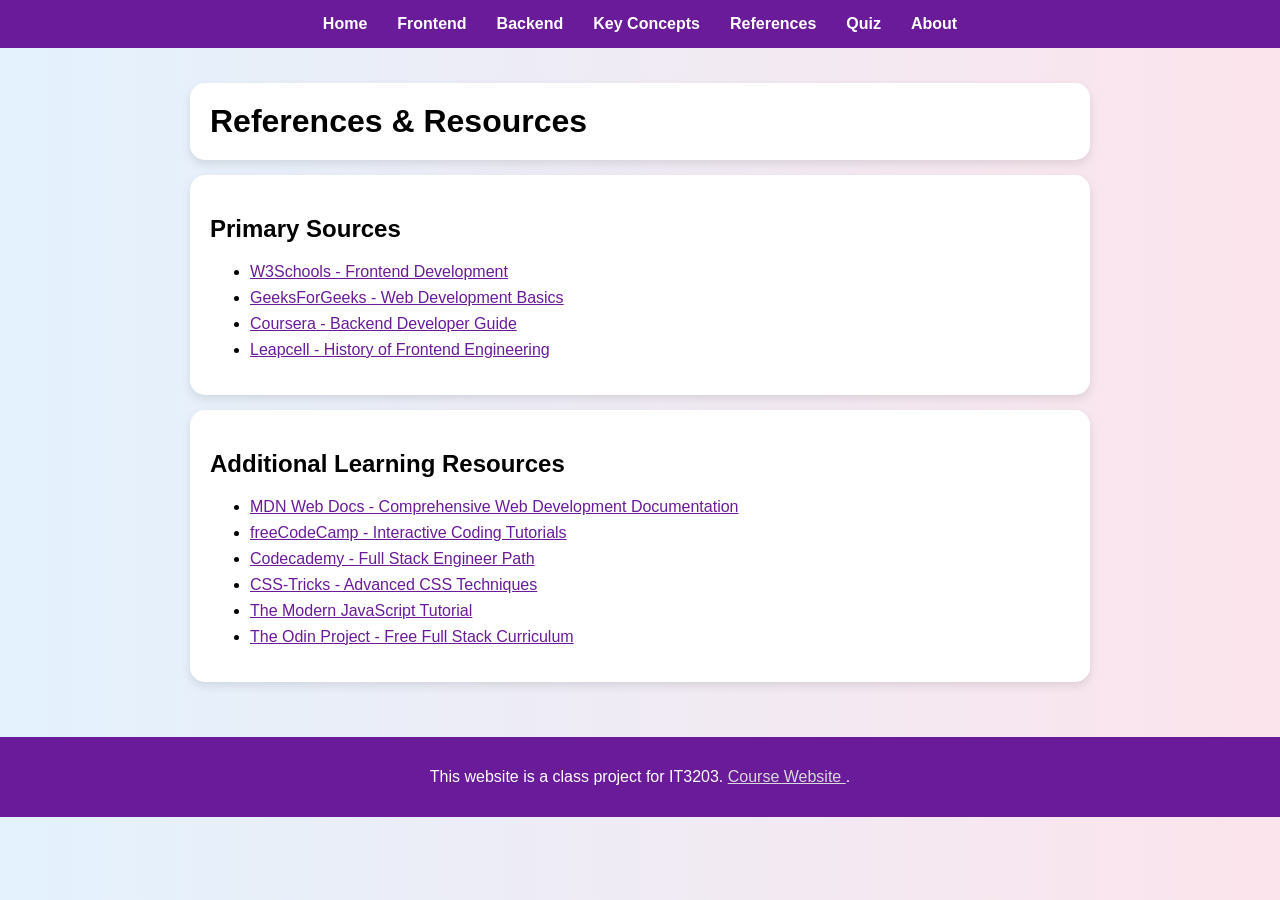
<file: references.html>
<!DOCTYPE html>
<html lang="en">
<head>
  <meta charset="UTF-8">
  <title>References</title>
  <link rel="stylesheet" href="style.css">
  <meta name="viewport" content="width=device-width, initial-scale=1.0">
</head>

<body>

<nav>
  <ul>
    <li><a href="index.html">Home</a></li>
    <li><a href="frontend.html">Frontend</a></li>
    <li><a href="backend.html">Backend</a></li>
    <li><a href="concepts.html">Key Concepts</a></li>
    <li><a href="references.html">References</a></li>
    <li><a href="quiz.html">Quiz</a></li>
    <li><a href="about.html">About</a></li>
  </ul>
</nav>

<main class="container">

<h1>References & Resources</h1>

<section>
<h2>Primary Sources</h2>
<ul>
  <li><a href="https://www.w3schools.com/whatis/whatis_frontenddev.asp" target="_blank">W3Schools - Frontend Development</a></li>
  <li><a href="https://www.geeksforgeeks.org/web-development/" target="_blank">GeeksForGeeks - Web Development Basics</a></li>
  <li><a href="https://www.coursera.org/articles/back-end-developer" target="_blank">Coursera - Backend Developer Guide</a></li>
  <li><a href="https://dev.to/leapcell/a-brief-history-of-frontend-engineering-b27" target="_blank">Leapcell - History of Frontend Engineering</a></li>
</ul>
</section>

<section>
<h2>Additional Learning Resources</h2>
<ul>
  <li><a href="https://developer.mozilla.org/en-US/" target="_blank">MDN Web Docs - Comprehensive Web Development Documentation</a></li>
  <li><a href="https://www.freecodecamp.org/" target="_blank">freeCodeCamp - Interactive Coding Tutorials</a></li>
  <li><a href="https://www.codecademy.com/learn/paths/full-stack-engineer-career-path" target="_blank">Codecademy - Full Stack Engineer Path</a></li>
  <li><a href="https://css-tricks.com/" target="_blank">CSS-Tricks - Advanced CSS Techniques</a></li>
  <li><a href="https://javascript.info/" target="_blank">The Modern JavaScript Tutorial</a></li>
  <li><a href="https://www.theodinproject.com/" target="_blank">The Odin Project - Free Full Stack Curriculum</a></li>
</ul>
</section>

</main>

<footer>
  <p>This website is a class project for IT3203. 
    <a href="https://ksuweb.github.io/IT3203/" target="_blank" style="color:#d9d9d9; text-decoration:underline;">
      Course Website
    </a>.
  </p>
</footer>

</body>
</html>
</file>
<file: style.css>
body {
  margin: 0;
  font-family: 'Segoe UI', Arial, sans-serif;
  background: linear-gradient(to right, #e3f2fd, #fce4ec);
}

.container {
  max-width: 900px;
  margin: auto;
  padding: 20px;
}

#title {
  text-align: center;
  color: #6a1b9a;
  font-size: 2.5em;
}

/* Responsive image  */
.responsive-img {
  max-width: 100%;
  height: auto;
  border-radius: 15px;
  display: block;
  margin: 0 auto;
}

nav ul {
  display: flex;
  justify-content: center;
  list-style: none;
  background: #6a1b9a;
  padding: 15px;
  margin: 0;
}

nav ul li {
  margin: 0 15px;
}

nav ul li a {
  color: white;
  text-decoration: none;
  font-weight: bold;
  transition: 0.3s;
}

nav ul li a:hover {
  color: #ffccff;
  transform: scale(1.1);
}

.container > * {
  background: white;
  padding: 20px;
  margin: 15px 0;
  border-radius: 15px;
  box-shadow: 0px 4px 10px rgba(0,0,0,0.1);
}

/* table styling */
table {
  width: 100%;
  border-collapse: collapse;
}

table th {
  background: #ce93d8;
  color: white;
}

table th, table td {
  padding: 10px;
  border: 1px solid #ddd;
  text-align: center;
}

ul li {
  margin: 8px 0;
}

footer {
  text-align: center;
  padding: 15px;
  background: #6a1b9a;
  color: white;
  margin-top: 20px;
}

a {
  color: #6a1b9a;
}

a:hover {
  color: #ab47bc;
}

/* Quiz Stylings */
.quiz-wrapper {
  background: white;
  padding: 20px;
  border-radius: 15px;
}

.quiz-question {
  background: #f9f9f9;
  padding: 15px;
  margin: 20px 0;
  border-radius: 10px;
  border-left: 5px solid #6a1b9a;
}

.quiz-question h3 {
  margin-top: 0;
  color: #6a1b9a;
}

.quiz-input {
  width: 80%;
  padding: 10px;
  margin: 10px 0;
  border: 1px solid #ccc;
  border-radius: 5px;
  font-size: 16px;
}

.quiz-input:focus {
  outline: none;
  border-color: #6a1b9a;
}

.quiz-question label {
  display: block;
  margin: 8px 0;
  cursor: pointer;
}

.quiz-question label input {
  margin-right: 8px;
}

.quiz-feedback {
  margin-top: 10px;
  padding: 8px;
  border-radius: 5px;
  font-size: 14px;
}

.quiz-buttons {
  display: flex;
  gap: 15px;
  justify-content: center;
  margin: 25px 0;
}

.quiz-buttons button {
  padding: 10px 25px;
  font-size: 16px;
  font-weight: bold;
  border: none;
  border-radius: 25px;
  cursor: pointer;
  transition: 0.3s;
}

.quiz-buttons button:first-child {
  background: #6a1b9a;
  color: white;
}

.quiz-buttons button:first-child:hover {
  background: #9c27b0;
  transform: scale(1.05);
}

.quiz-buttons button:last-child {
  background: #607d8b;
  color: white;
}

.quiz-buttons button:last-child:hover {
  background: #455a64;
  transform: scale(1.05);
}


/* 768 and < */
@media screen and (max-width: 768px) {
  /*  vert stack mobile */
  nav ul {
    flex-direction: column;
    align-items: center;
    padding: 10px;
  }
  
  nav ul li {
    margin: 8px 0;
    width: 100%;
    text-align: center;
  }
  
  nav ul li a {
    display: block;
    padding: 12px;
  }
  
  .container {
    padding: 12px;
  }
  
  /* horizontal   */
  table {
    display: block;
    overflow-x: auto;
    white-space: nowrap;
    -webkit-overflow-scrolling: touch;
  }
  
  #title {
    font-size: 1.8em;
    text-align: center;
  }
  
  h1 {
    font-size: 1.6em;
  }
  
  h2 {
    font-size: 1.3em;
  }
  
  /* quiz on movile */
  .quiz-input {
    width: 95%;
    font-size: 14px;
  }
  
  /* vert buttons */
  .quiz-buttons {
    flex-direction: column;
    align-items: center;
    gap: 10px;
  }
  
  .quiz-buttons button {
    width: 80%;
    padding: 12px;
  }
  
  /* spacing adjustment */
  .container > * {
    padding: 15px;
    margin: 10px 0;
  }
  
  /* list touch friendly */
  ul li, .quiz-question label {
    padding: 4px 0;
  }
}

/* 480 and below */
@media screen and (max-width: 480px) {
  body {
    font-size: 14px;
  }
  
  #title {
    font-size: 1.5em;
  }
  
  h1 {
    font-size: 1.4em;
  }
  
  .container {
    padding: 8px;
  }
  
  .container > * {
    padding: 12px;
    border-radius: 10px;
  }
  
  /* smal table text */
  table th, table td {
    padding: 6px;
    font-size: 12px;
  }
  
  /* quiz padding */
  .quiz-question {
    padding: 12px;
  }
  
  .quiz-question h3 {
    font-size: 1.1em;
  }
  
  /* bigger touch input */
  .quiz-input {
    padding: 12px;
    font-size: 14px;
  }
  
  .quiz-question label {
    padding: 8px 0;
    font-size: 14px;
  }
  
  /* Footer changes */
  footer {
    font-size: 12px;
    padding: 12px;
  }
  
  #quizResults div {
    font-size: 13px;
  }
}
</file>
